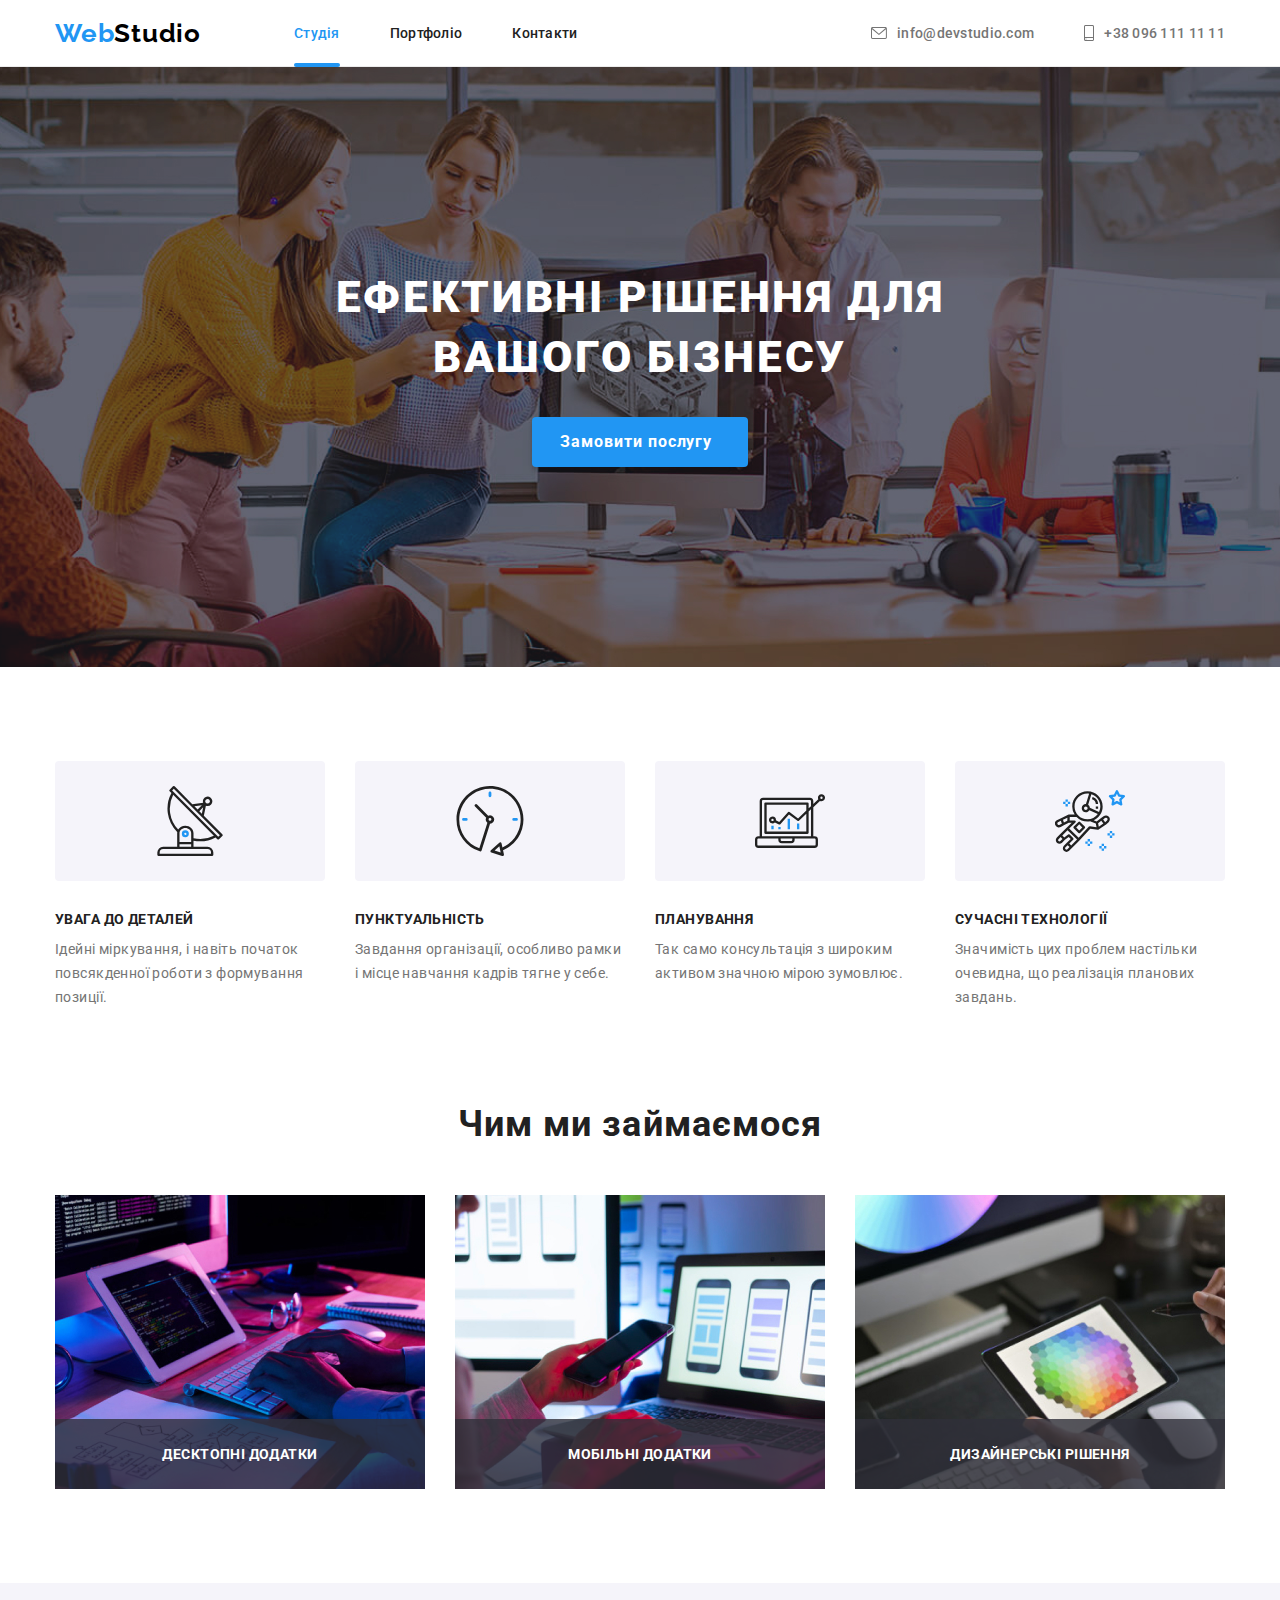
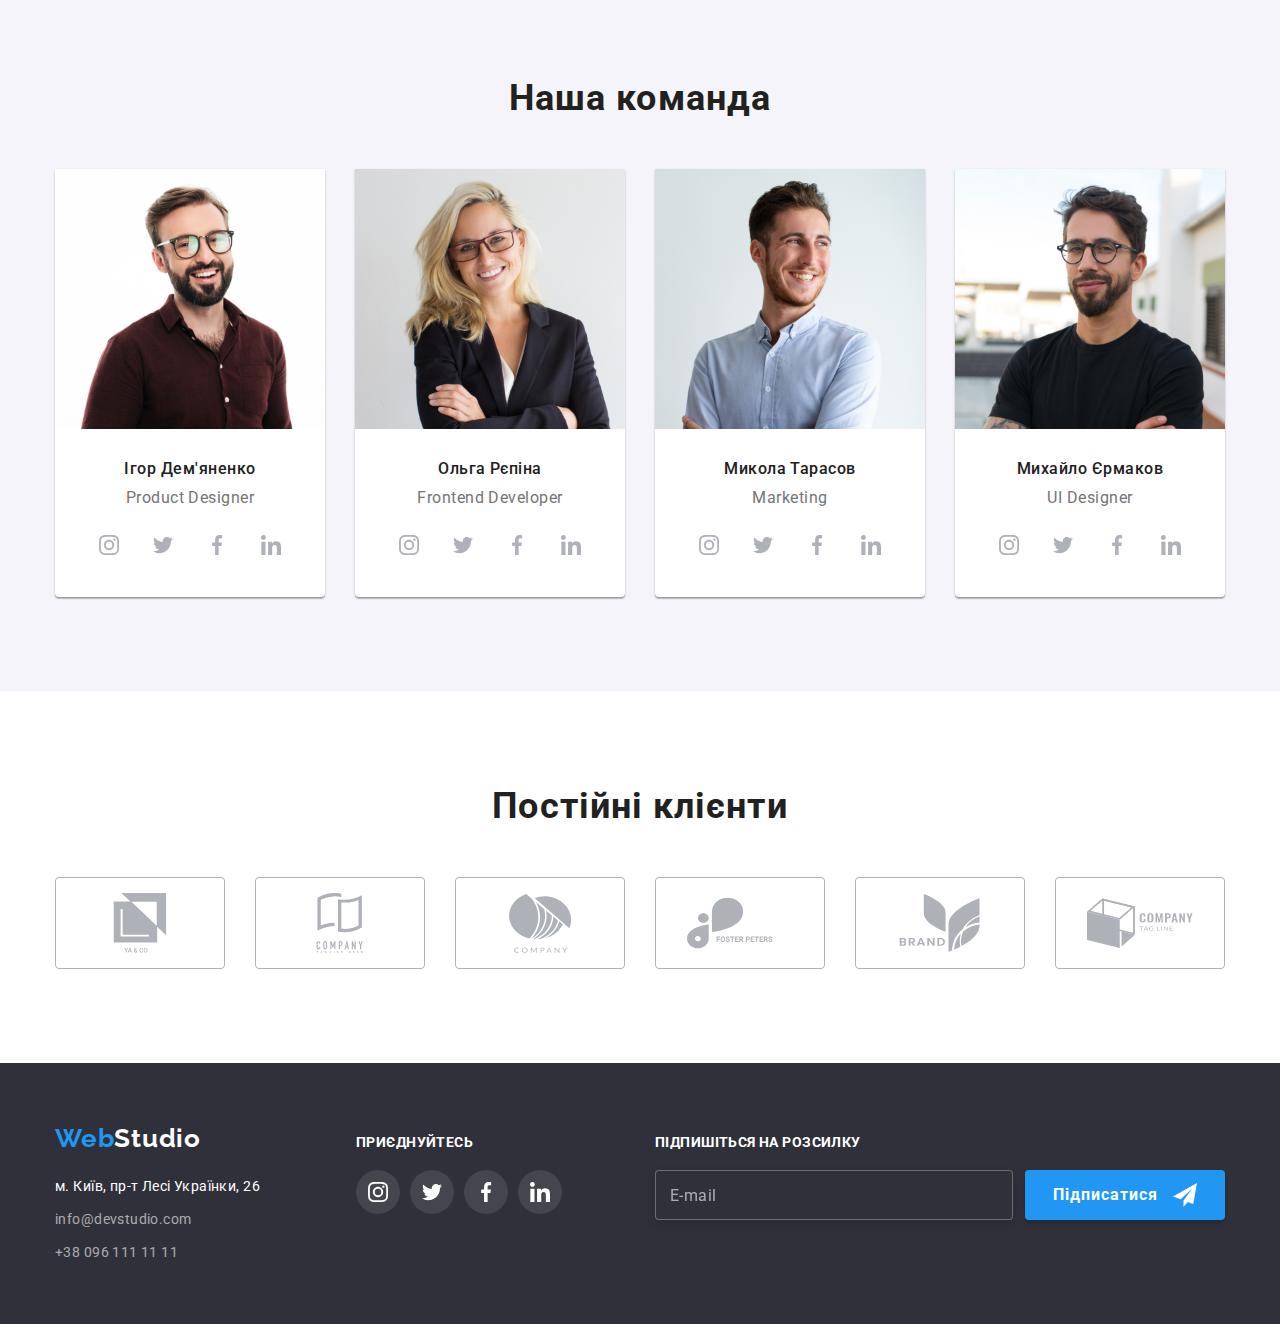
<file: index.html>
<!DOCTYPE html>
<html lang="en">
  <head>
    <meta charset="UTF-8" />
    <meta http-equiv="X-UA-Compatible" content="IE=edge" />
    <meta name="viewport" content="width=device-width, initial-scale=1.0" />
    <title>Студія</title>
    <!--Fonts-->
    <link rel="preconnect" href="https://fonts.googleapis.com" />
    <link rel="preconnect" href="https://fonts.gstatic.com" crossorigin />
    <link
      href="https://fonts.googleapis.com/css2?family=Raleway:wght@700&family=Roboto:wght@400;500;700;900&display=swap"
      rel="stylesheet"
    />

    <link rel="stylesheet" href="./css/modern-normalize.css" />

    <!--Animate css-->
    <link
      rel="stylesheet"
      href="https://cdnjs.cloudflare.com/ajax/libs/animate.css/4.1.1/animate.min.css"
    />

    <!--Custom styles-->
    <link rel="stylesheet" href="./css/styles.css" />
  </head>
  <body class="page">
    <header class="header">
      <div class="container container-header">
        <div class="logo">
          <a class="logo-link" href=""
            >Web<span class="logo-span">Studio</span>
          </a>
        </div>

        <nav class="header-nav">
          <ul class="list nav-list">
            <li class="nav-item">
              <a
                class="link color-active"
                href="https://yuriykirillov.github.io/goit-markup-hw-06/index.html"
                >Студія</a
              >
            </li>
            <li class="nav-item">
              <a
                class="link"
                href="https://yuriykirillov.github.io/goit-markup-hw-06/portfolio.html"
                >Портфоліо</a
              >
            </li>
            <li class="nav-item">
              <a class="link" href="Контакти">Контакти</a>
            </li>
          </ul>
        </nav>

        <ul class="list link-list">
          <li>
            <a class="header-list-item" href="mailto:info@devstudio.com">
              <svg class="contacts-icon" width="16" height="12">
                <use href="./images/icons.svg#envelope-hover"></use>
              </svg>
              info@devstudio.com
            </a>
          </li>
          <li>
            <a class="header-list-item" href="tel:+380961111111">
              <svg class="contacts-icon" width="10" height="16">
                <use href="./images/icons.svg#smartphone"></use>
              </svg>
              +38 096 111 11 11
            </a>
          </li>
        </ul>
      </div>
    </header>

    <main>
      <!--Title-->
      <section class="section main-section">
        <div class="container container-section">
          <h1 class="main-section-header" lang="uk">
            Ефективні рішення для вашого бізнесу
          </h1>
          <button class="btn" type="button" data-modal-open>
            Замовити послугу
          </button>
        </div>
      </section>

      <!--Advantage-->
      <section class="section">
        <div class="container container-advantage">
          <h2 class="visually-hidden">Наши переваги</h2>
          <ul class="list list-main">
            <li>
              <div class="list-icon">
                <svg class="main-list-icon" width="70" height="70">
                  <use href="./images/icons.svg#antenna-1"></use>
                </svg>
              </div>

              <h3 class="main-list-item">УВАГА ДО ДЕТАЛЕЙ</h3>
              <p class="main-list-text">
                Ідейні міркування, і навіть початок повсякденної роботи з
                формування позиції.
              </p>
            </li>
            <li>
              <div class="list-icon">
                <svg class="main-list-icon" width="70" height="70">
                  <use href="./images/icons.svg#clock-1"></use>
                </svg>
              </div>

              <h3 class="main-list-item">ПУНКТУАЛЬНІСТЬ</h3>
              <p class="main-list-text">
                Завдання організації, особливо рамки і місце навчання кадрів
                тягне у себе.
              </p>
            </li>
            <li>
              <div class="list-icon">
                <svg class="main-list-icon" width="70" height="70">
                  <use href="./images/icons.svg#diagram-1"></use>
                </svg>
              </div>

              <h3 class="main-list-item">ПЛАНУВАННЯ</h3>
              <p class="main-list-text">
                Так само консультація з широким активом значною мірою зумовлює.
              </p>
            </li>
            <li>
              <div class="list-icon">
                <svg class="main-list-icon" width="70" height="70">
                  <use href="./images/icons.svg#astronaut-1"></use>
                </svg>
              </div>

              <h3 class="main-list-item">СУЧАСНІ ТЕХНОЛОГІЇ</h3>
              <p class="main-list-text">
                Значимість цих проблем настільки очевидна, що реалізація
                планових завдань.
              </p>
            </li>
          </ul>
        </div>
      </section>

      <!--Opportunity-->
      <section class="section section-opportunity">
        <div class="container">
          <h2 class="main-section-text title-indent">Чим ми займаємося</h2>
          <ul class="list list-opportunity">
            <li>
              <div class="box-item">
                <img
                  src="images/Opportunity/box-1.jpg"
                  alt="робота"
                  width="370"
                  height="294"
                />
                <div class="box-description">
                  <p class="box-text">Десктопні додатки</p>
                </div>
              </div>
            </li>
            <li>
              <div class="box-item">
                <img
                  src="images/Opportunity/box-2.jpg"
                  alt="перевірка"
                  width="370"
                  height="294"
                />
                <div class="box-description">
                  <p class="box-text">Мобільні додатки</p>
                </div>
              </div>
            </li>
            <li>
              <div class="box-item">
                <img
                  src="images/Opportunity/box-3.jpg"
                  alt="результат"
                  width="370"
                  height="294"
                />
                <div class="box-description">
                  <p class="box-text">Дизайнерські рішення</p>
                </div>
              </div>
            </li>
          </ul>
        </div>
      </section>

      <!--Our team-->
      <section class="section section-team">
        <div class="container">
          <h2 class="main-section-text title-indent">Наша команда</h2>
          <ul class="list list-team">
            <li class="team-color">
              <img src="images/Our_team/img-1.jpg" alt="designer" width="270" height="260"/>
              <div class="item-team">
                <h3 class="list-item-team">Ігор Дем'яненко</h3>
                <p class="list-text-team">Product Designer</p>
                <ul class="socials list">
                  <li class="social-item">
                    <a
                      class="social-link link"
                      href="https://instagram.com"
                      target="_blank"
                      aria-label="Instagram"
                      rel="noopener noreferrer"
                    >
                      <svg class="social-icon" width="20" height="20">
                        <use href="./images/icons.svg#instagram-2"></use>
                      </svg>
                    </a>
                  </li>
                  <li class="social-item">
                    <a
                      class="social-link link"
                      href="https://twitter.com"
                      target="_blank"
                      aria-label="Twitter"
                      rel="noopener noreferrer"
                    >
                      <svg class="social-icon" width="20" height="20">
                        <use href="./images/icons.svg#twitter-1"></use>
                      </svg>
                    </a>
                  </li>
                  <li class="social-item">
                    <a
                      class="social-link link"
                      href="https://facebook.com"
                      target="_blank"
                      aria-label="Facebook"
                      rel="noopener noreferrer"
                    >
                      <svg class="social-icon" width="20" height="20">
                        <use href="./images/icons.svg#facebook-1"></use>
                      </svg>
                    </a>
                  </li>
                  <li class="social-item">
                    <a
                      class="social-link link"
                      href="https://linkedin.com"
                      target="_blank"
                      aria-label="Linkedin"
                      rel="noopener noreferrer"
                    >
                      <svg class="social-icon" width="20" height="20">
                        <use href="./images/icons.svg#linkedin-1"></use>
                      </svg>
                    </a>
                  </li>
                </ul>
              </div>
            </li>
            <li class="team-color">
              <img src="images/Our_team/img-2.jpg"
                alt="developer"
                width="270"
                height="260" />
              <div class="item-team">
                <h3 class="list-item-team">Ольга Рєпіна</h3>
                <p class="list-text-team">Frontend Developer</p>
                <ul class="socials list">
                  <li class="social-item">
                    <a
                      class="social-link link"
                      href="https://instagram.com"
                      target="_blank"
                      aria-label="Instagram"
                      rel="noopener noreferrer"
                    >
                      <svg class="social-icon" width="20" height="20">
                        <use href="./images/icons.svg#instagram-2"></use>
                      </svg>
                    </a>
                  </li>
                  <li class="social-item">
                    <a
                      class="social-link link"
                      href="https://twitter.com"
                      target="_blank"
                      aria-label="Twitter"
                      rel="noopener noreferrer"
                    >
                      <svg class="social-icon" width="20" height="20">
                        <use href="./images/icons.svg#twitter-1"></use>
                      </svg>
                    </a>
                  </li>
                  <li class="social-item">
                    <a
                      class="social-link link"
                      href="https://facebook.com"
                      target="_blank"
                      aria-label="Facebook"
                      rel="noopener noreferrer"
                    >
                      <svg class="social-icon" width="20" height="20">
                        <use href="./images/icons.svg#facebook-1"></use>
                      </svg>
                    </a>
                  </li>
                  <li class="social-item">
                    <a
                      class="social-link link"
                      href="https://linkedin.com"
                      target="_blank"
                      aria-label="Linkedin"
                      rel="noopener noreferrer"
                    >
                      <svg class="social-icon" width="20" height="20">
                        <use href="./images/icons.svg#linkedin-1"></use>
                      </svg>
                    </a>
                  </li>
                </ul>
              </div>
            </li>
            <li class="team-color">
              <img src="images/Our_team/img-3.jpg" alt="marketing" width="270" height="260" />
              <div class="item-team">
                <h3 class="list-item-team">Микола Тарасов</h3>
                <p class="list-text-team">Marketing</p>
                <ul class="socials list">
                  <li class="social-item">
                    <a
                      class="social-link link"
                      href="https://instagram.com"
                      target="_blank"
                      aria-label="Instagram"
                      rel="noopener noreferrer"
                    >
                      <svg class="social-icon" width="20" height="20">
                        <use href="./images/icons.svg#instagram-2"></use>
                      </svg>
                    </a>
                  </li>
                  <li class="social-item">
                    <a
                      class="social-link link"
                      href="https://twitter.com"
                      target="_blank"
                      aria-label="Twitter"
                      rel="noopener noreferrer"
                    >
                      <svg class="social-icon" width="20" height="20">
                        <use href="./images/icons.svg#twitter-1"></use>
                      </svg>
                    </a>
                  </li>
                  <li class="social-item">
                    <a
                      class="social-link link"
                      href="https://facebook.com"
                      target="_blank"
                      aria-label="Facebook"
                      rel="noopener noreferrer"
                    >
                      <svg class="social-icon" width="20" height="20">
                        <use href="./images/icons.svg#facebook-1"></use>
                      </svg>
                    </a>
                  </li>
                  <li class="social-item">
                    <a
                      class="social-link link"
                      href="https://linkedin.com"
                      target="_blank"
                      aria-label="Linkedin"
                      rel="noopener noreferrer"
                    >
                      <svg class="social-icon" width="20" height="20">
                        <use href="./images/icons.svg#linkedin-1"></use>
                      </svg>
                    </a>
                  </li>
                </ul>
              </div>
            </li>
            <li class="team-color">
              <img src="images/Our_team/img-4.jpg" alt="UIdesigner" width="270" height="260" />
              <div class="item-team">
                <h3 class="list-item-team">Михайло Єрмаков</h3>
                <p class="list-text-team">UI Designer</p>
                <ul class="socials list">
                  <li class="social-item">
                    <a
                      class="social-link link"
                      href="https://instagram.com"
                      target="_blank"
                      aria-label="Instagram"
                      rel="noopener noreferrer"
                    >
                      <svg class="social-icon" width="20" height="20">
                        <use href="./images/icons.svg#instagram-2"></use>
                      </svg>
                    </a>
                  </li>
                  <li class="social-item">
                    <a
                      class="social-link link"
                      href="https://twitter.com"
                      target="_blank"
                      aria-label="Twitter"
                      rel="noopener noreferrer"
                    >
                      <svg class="social-icon" width="20" height="20">
                        <use href="./images/icons.svg#twitter-1"></use>
                      </svg>
                    </a>
                  </li>
                  <li class="social-item">
                    <a
                      class="social-link link"
                      href="https://facebook.com"
                      target="_blank"
                      aria-label="Facebook"
                      rel="noopener noreferrer"
                    >
                      <svg class="social-icon" width="20" height="20">
                        <use href="./images/icons.svg#facebook-1"></use>
                      </svg>
                    </a>
                  </li>
                  <li class="social-item">
                    <a
                      class="social-link link"
                      href="https://linkedin.com"
                      target="_blank"
                      aria-label="Linkedin"
                      rel="noopener noreferrer"
                    >
                      <svg class="social-icon" width="20" height="20">
                        <use href="./images/icons.svg#linkedin-1"></use>
                      </svg>
                    </a>
                  </li>
                </ul>
              </div>
            </li>
          </ul>
        </div>
      </section>

      <!--Regular customers-->
      <section class="section">
        <div class="container">
          <h2 class="main-section-text title-indent">Постійні клієнти</h2>
          <ul class="list list-customer">
            <li>
              <a class="link-customer link" href="">
                <svg class="icon-customer" width="106" height="60">
                  <use href="./images/icons.svg#group"></use>
                </svg>
              </a>
            </li>

            <li>
              <a class="link-customer link" href="">
                <svg class="icon-customer" width="106" height="60">
                  <use href="./images/icons.svg#group-1"></use>
                </svg>
              </a>
            </li>

            <li>
              <a class="link-customer link" href="">
                <svg class="icon-customer" width="106" height="60">
                  <use href="./images/icons.svg#Object"></use>
                </svg>
              </a>
            </li>

            <li>
              <a class="link-customer link" href="">
                <svg class="icon-customer" width="106" height="60">
                  <use href="./images/icons.svg#group-2"></use>
                </svg>
              </a>
            </li>

            <li>
              <a class="link-customer link" href="">
                <svg class="icon-customer" width="106" height="60">
                  <use href="./images/icons.svg#group-3"></use>
                </svg>
              </a>
            </li>

            <li>
              <a class="link-customer link" href="">
                <svg class="icon-customer" width="106" height="60">
                  <use href="./images/icons.svg#group-4"></use>
                </svg>
              </a>
            </li>
          </ul>
        </div>
      </section>
    </main>

    <footer class="section footer-section">
      <div class="container container-footer">
        <div class="logo-contacts">
          <div class="logo-footer">
            <a class="logo-link-footer" href=""
              >Web<span class="logo-span-footer">Studio</span>
            </a>
          </div>

          <address>
            <ul class="list list-footer">
              <li lang="uk" class="footer">
                <a class="address-footer" href=""
                  >м. Київ, пр-т Лесі Українки, 26</a
                >
              </li>
              <li class="footer">
                <a class="link-footer" href="mailto:info@devstudio.com"
                  >info@devstudio.com</a
                >
              </li>
              <li class="footer footer-zero">
                <a class="link-footer" href="tel:+380961111111"
                  >+38 096 111 11 11</a
                >
              </li>
            </ul>
          </address>
        </div>

       
        <div class="social-network">
          <h2 class="footer-text">приєднуйтесь</h2>
          <ul class="socials list">
            <li class="social-item">
              <a
                class="social-link link footer-link"
                href="https://instagram.com"
                target="_blank"
                aria-label="Instagram"
                rel="noopener noreferrer"
              >
                <svg class="social-icon footer-icon" width="20" height="20">
                  <use href="./images/icons.svg#instagram-2"></use>
                </svg>
              </a>
            </li>

            <li class="social-item">
              <a
                class="social-link link footer-link"
                href="https://twitter.com"
                target="_blank"
                aria-label="Twitter"
                rel="noopener noreferrer"
              >
                <svg class="social-icon footer-icon" width="20" height="20">
                  <use href="./images/icons.svg#twitter-1"></use>
                </svg>
              </a>
            </li>

            <li class="social-item">
              <a
                class="social-link link footer-link"
                href="https://facebook.com"
                target="_blank"
                aria-label="Facebook"
                rel="noopener noreferrer"
              >
                <svg class="social-icon footer-icon" width="20" height="20">
                  <use href="./images/icons.svg#facebook-1"></use>
                </svg>
              </a>
            </li>

            <li class="social-item">
              <a
                class="social-link link footer-link"
                href="https://linkedin.com"
                target="_blank"
                aria-label="Linkedin"
                rel="noopener noreferrer"
              >
                <svg class="social-icon footer-icon" width="20" height="20">
                  <use href="./images/icons.svg#linkedin-1"></use>
                </svg>
              </a>
            </li>
          </ul>
        </div>

        <form>
          <p class="footer-text">Підпишіться на розсилку</p>
          <div class="footer-comment">
            <label class="form-field text-footer">
             <input class="footer-comment-text" name="comment" placeholder="E-mail">
             
            </label>
            <button class="mail-btn btn" type="submit" >
              <svg class="icon-logo" width="24" height="24">
                <use href="./images/icons.svg#icon-send"></use>
              </svg>
              <span class="mail-logo">Підписатися</span>
            </button>
        </div>
        </form>

      </div>
    </footer>

    <!--Modal window-->
    <div class="backdrop is-hidden" data-modal>
      <div class="modal">
        <button class="modal-btn" type="button" data-modal-close>
          <svg class="cross" width="18" height="18">
            <use href="./images/icons.svg#close-black-2"></use>
          </svg>
        </button>
        <form class="register-form" name="register-form">
          <h2 class="register-form-text">Залиште свої дані, ми вам передзвонимо</h2>
          <div class="register-form-group" role="group">

            <label class="form-field">
              <span class="form-text">Ім'я</span>

              <span class="input-information">
                <input type="text" class="form-input" name="name" />
                <svg class="modal-icon" width="18" height="18">
                  <use href="./images/icons.svg#person-black"></use>
                </svg>
              </span>
            </label>

            <label class="form-field">
              <span class="form-text">Телефон</span>

              <span class="input-information">
                <input type="tel" class="form-input" name="tel" />
                <svg class="modal-icon" width="18" height="18">
                  <use href="./images/icons.svg#phone-black"></use>
                </svg>
              </span>
            </label>

            <label class="form-field">
              <span class="form-text">Пошта</span>
              
              <span class="input-information">
                <input type="email" class="form-input" name="email" />
                <svg class="modal-icon" width="18" height="18">
                  <use href="./images/icons.svg#email-black"></use>
                </svg>
              </span>
            </label>

            <label class="form-field text">
              <span class="form-text">Коментар</span>
              <textarea class="comment-text" name="comment" cols="50" rows="6" placeholder="Введіть текст"></textarea>
            </label>

          </div>

            <label class="form-fild-checkbox">
              <input class="form-ckeckbox visually-hidden" type="checkbox" name="checkbox" />
              <svg class="register-form-icons" width="16" height="15">
                <use class="icon-checked" href="./images/icons.svg#Vector-1"></use>
                <use class="icon-unchecked" href="./images/icons.svg#Vector-2"></use>
              </svg>
              <span class="form-desc">Погоджуюся з розсилкою та приймаю 
                <a class="form-link" href="">Умови договору</a>
              </span>
            </label>

            <button class="form-btn btn" type="submit">Відправити</button>
          
        </form>
      </div>
    </div>

    <script src="./js/modal.js"></script>
  </body>
</html>
</file>
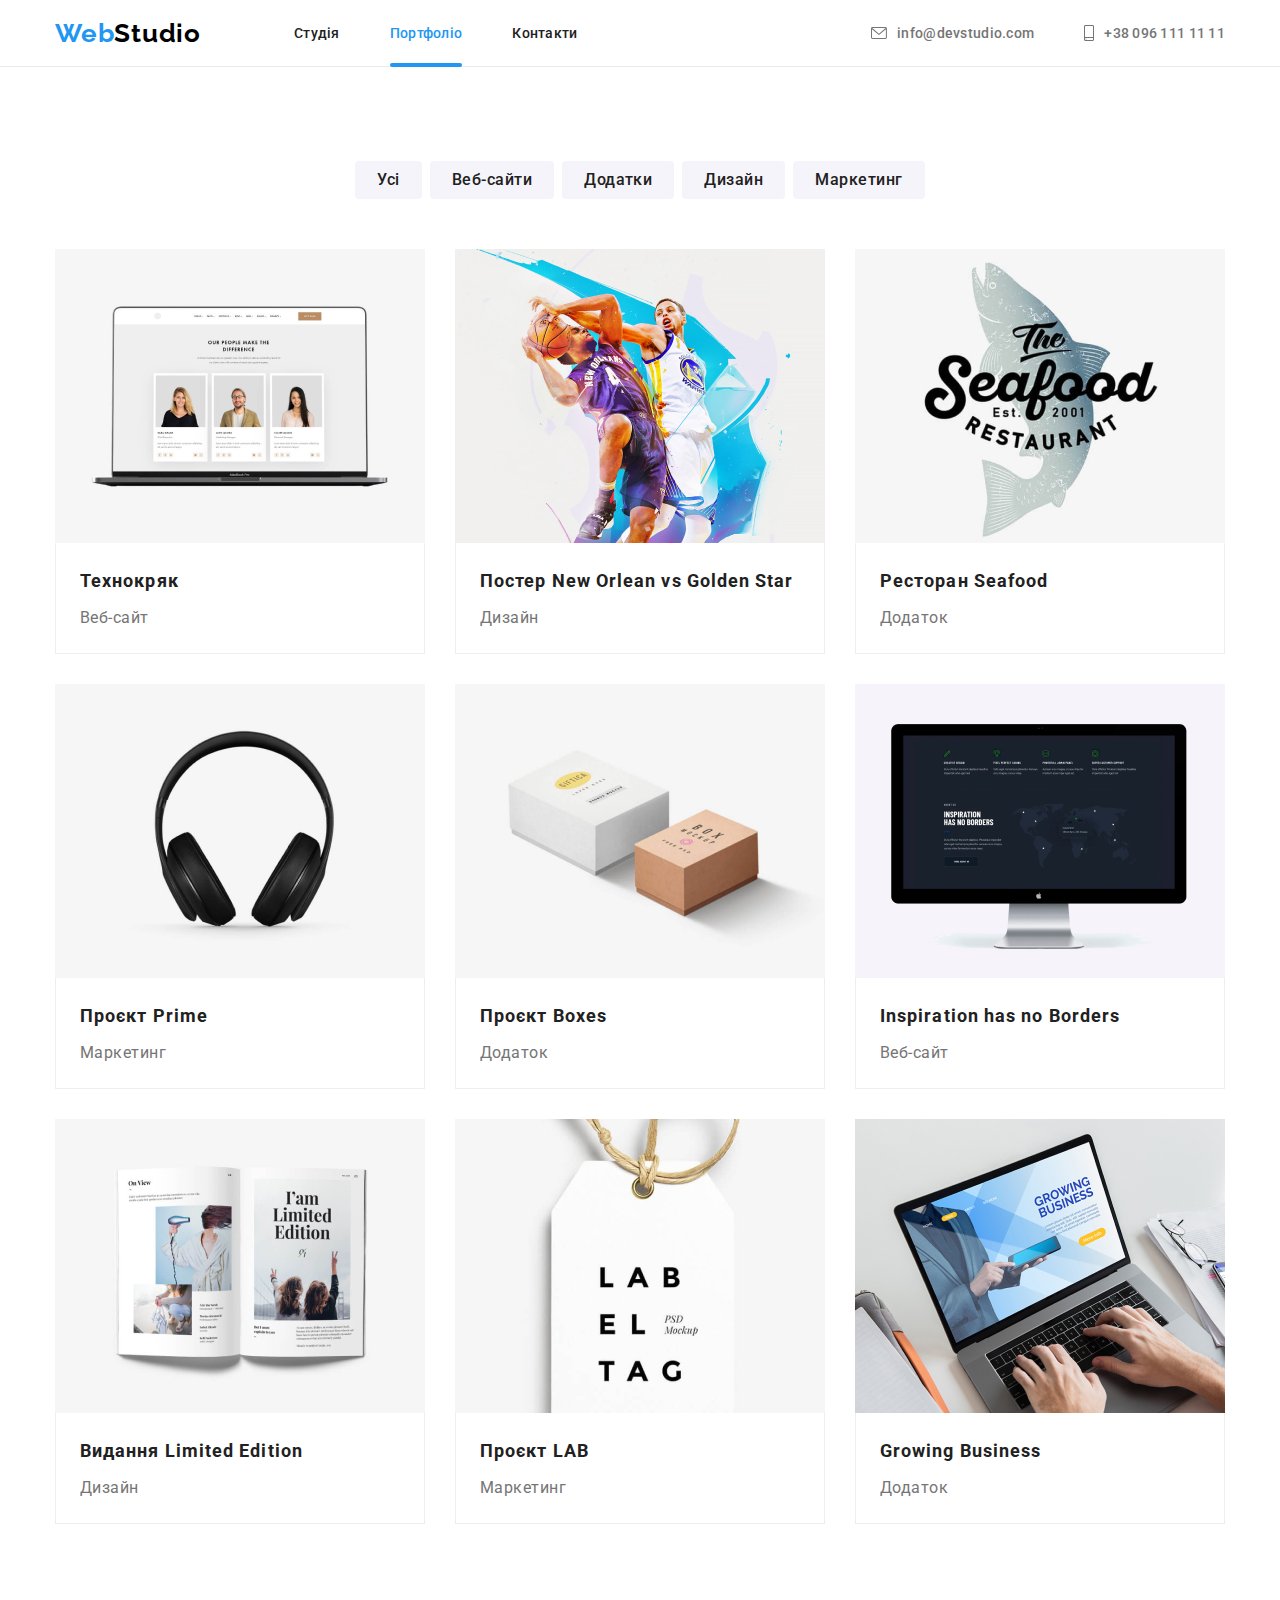
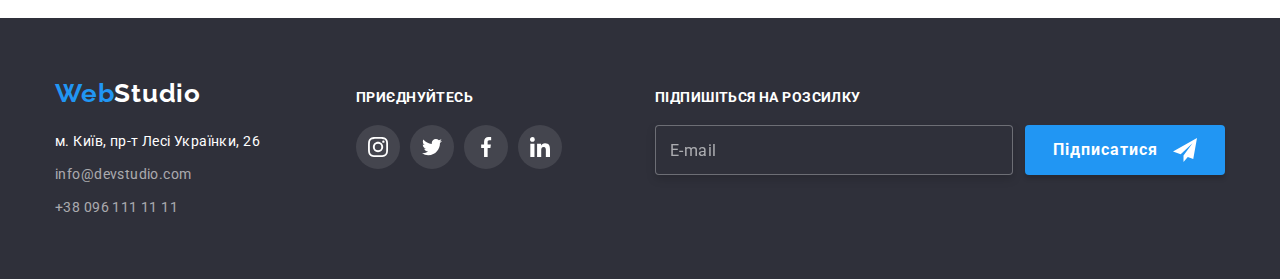
<file: portfolio.html>
<!DOCTYPE html>
<html lang="en">
  <head>
    <meta charset="UTF-8" />
    <meta http-equiv="X-UA-Compatible" content="IE=edge" />
    <meta name="viewport" content="width=device-width, initial-scale=1.0" />
    <title>Portfolio</title>
    <!--Fonts-->
    <link rel="preconnect" href="https://fonts.googleapis.com" />
    <link rel="preconnect" href="https://fonts.gstatic.com" crossorigin />
    <link
      href="https://fonts.googleapis.com/css2?family=Raleway:wght@700&family=Roboto:wght@400;500;700;900&display=swap"
      rel="stylesheet"
    />

    <link rel="stylesheet" href="./css/modern-normalize.css" />

    <!--Custom styles-->
    <link rel="stylesheet" href="./css/styles.css" />
  </head>
  <body>
    <header class="header">
      <div class="container container-header">
        <div class="logo">
          <a class="logo-link" href=""
            >Web<span class="logo-span">Studio</span>
          </a>
        </div>

        <nav class="header-nav">
          <ul class="list nav-list">
            <li class="nav-item">
              <a
                class="link"
                href="https://yuriykirillov.github.io/goit-markup-hw-06/index.html"
                >Студія</a
              >
            </li>
            <li class="nav-item">
              <a
                class="link color-active"
                href="https://yuriykirillov.github.io/goit-markup-hw-06/portfolio.html"
                >Портфоліо</a
              >
            </li>
            <li class="nav-item">
              <a class="link" href="Контакти">Контакти</a>
            </li>
          </ul>
        </nav>

        <ul class="list link-list">
          <li>
            <a class="header-list-item" href="mailto:info@devstudio.com">
              <svg class="contacts-icon" width="16" height="12">
                <use href="./images/icons.svg#envelope-hover"></use>
              </svg>
              info@devstudio.com
            </a>
          </li>
          <li>
            <a class="header-list-item" href="tel:+380961111111">
              <svg class="contacts-icon" width="10" height="16">
                <use href="./images/icons.svg#smartphone"></use>
              </svg>
              +38 096 111 11 11
            </a>
          </li>
        </ul>
      </div>
    </header>

    <main>
      <!--Filters-->
      <section class="section">
        <div class="container">
          <h1 class="visually-hidden">Наши переваги</h1>
          <ul class="list list-filter">
            <li>
              <button class="btn-main" type="button">Усі</button>
            </li>
            <li>
              <button class="btn-main" type="button">Веб-сайти</button>
            </li>
            <li>
              <button class="btn-main" type="button">Додатки</button>
            </li>
            <li>
              <button class="btn-main" type="button">Дизайн</button>
            </li>
            <li>
              <button class="btn-main" type="button">Маркетинг</button>
            </li>
          </ul>

          <ul class="list list-table">
            <li>
              <a class="link list-table-shadow" href="">
                <div class="list-image">
                  <img
                    src="images/Filters/technokr.jpg"
                    alt="technokr"
                    width="370"
                    height="294"
                  />
                  <div class="overlay">
                    <p class="overlay-description">
                      Ресурс пропонує комплексні пропозиції з різним рівнем
                      функціоналу та сервісів. Все це дозволить відвідувачу
                      отримати вичерпні відомості про компанію чи приватну
                      особу.
                    </p>
                  </div>
                </div>
                <div class="portfolio-item">
                  <h2 class="group-list-item" lang="uk">Технокряк</h2>
                  <p class="group-list-text" lang="uk">Веб-сайт</p>
                </div>
              </a>
            </li>
            <li>
              <a class="link list-table-shadow" href="">
                <div class="list-image">
                  <img
                    src="images/Filters/poster.jpg"
                    alt="poster"
                    width="370"
                    height="294"
                  />
                  <div class="overlay">
                    <p class="overlay-description">
                      Ресурс пропонує комплексні пропозиції з різним рівнем
                      функціоналу та сервісів. Все це дозволить відвідувачу
                      отримати вичерпні відомості про компанію чи приватну
                      особу.
                    </p>
                  </div>
                </div>

                <div class="portfolio-item">
                  <h2 class="group-list-item" lang="uk">
                    Постер New Orlean vs Golden Star
                  </h2>
                  <p class="group-list-text" lang="uk">Дизайн</p>
                </div>
              </a>
            </li>
            <li>
              <a class="link list-table-shadow" href="">
                <div class="list-image">
                  <img
                    src="images/Filters/rest.jpg"
                    alt="restaurant"
                    width="370"
                    height="294"
                  />
                  <div class="overlay">
                    <p class="overlay-description">
                      Ресурс пропонує комплексні пропозиції з різним рівнем
                      функціоналу та сервісів. Все це дозволить відвідувачу
                      отримати вичерпні відомості про компанію чи приватну
                      особу.
                    </p>
                  </div>
                </div>

                <div class="portfolio-item">
                  <h2 class="group-list-item" lang="uk">Ресторан Seafood</h2>
                  <p class="group-list-text" lang="uk">Додаток</p>
                </div>
              </a>
            </li>
            <li>
              <a class="link list-table-shadow" href="">
                <div class="list-image">
                  <img
                    src="images/Filters/headphones.jpg"
                    alt="headphones"
                    width="370"
                    height="294"
                  />
                  <div class="overlay">
                    <p class="overlay-description">
                      Ресурс пропонує комплексні пропозиції з різним рівнем
                      функціоналу та сервісів. Все це дозволить відвідувачу
                      отримати вичерпні відомості про компанію чи приватну
                      особу.
                    </p>
                  </div>
                </div>

                <div class="portfolio-item">
                  <h2 class="group-list-item" lang="uk">Проєкт Prime</h2>
                  <p class="group-list-text" lang="uk">Маркетинг</p>
                </div>
              </a>
            </li>
            <li>
              <a class="link list-table-shadow" href="">
                <div class="list-image">
                  <img
                    src="images/Filters/boxes.jpg"
                    alt="boxes"
                    width="370"
                    height="294"
                  />
                  <div class="overlay">
                    <p class="overlay-description">
                      Ресурс пропонує комплексні пропозиції з різним рівнем
                      функціоналу та сервісів. Все це дозволить відвідувачу
                      отримати вичерпні відомості про компанію чи приватну
                      особу.
                    </p>
                  </div>
                </div>

                <div class="portfolio-item">
                  <h2 class="group-list-item" lang="uk">Проєкт Boxes</h2>
                  <p class="group-list-text" lang="uk">Додаток</p>
                </div>
              </a>
            </li>
            <li>
              <a class="link list-table-shadow" href="">
                <div class="list-image">
                  <img
                    src="images/Filters/monitor.jpg"
                    alt="monitor"
                    width="370"
                    height="294"
                  />
                  <div class="overlay">
                    <p class="overlay-description">
                      Ресурс пропонує комплексні пропозиції з різним рівнем
                      функціоналу та сервісів. Все це дозволить відвідувачу
                      отримати вичерпні відомості про компанію чи приватну
                      особу.
                    </p>
                  </div>
                </div>

                <div class="portfolio-item">
                  <h2 class="group-list-item" lang="uk">
                    Inspiration has no Borders
                  </h2>
                  <p class="group-list-text" lang="uk">Веб-сайт</p>
                </div>
              </a>
            </li>
            <li>
              <a class="link list-table-shadow" href="">
                <div class="list-image">
                  <img
                    src="images/Filters/magazine.jpg"
                    alt="magazine"
                    width="370"
                    height="294"
                  />
                  <div class="overlay">
                    <p class="overlay-description">
                      Ресурс пропонує комплексні пропозиції з різним рівнем
                      функціоналу та сервісів. Все це дозволить відвідувачу
                      отримати вичерпні відомості про компанію чи приватну
                      особу.
                    </p>
                  </div>
                </div>

                <div class="portfolio-item">
                  <h2 class="group-list-item" lang="uk">
                    Видання Limited Edition
                  </h2>
                  <p class="group-list-text" lang="uk">Дизайн</p>
                </div>
              </a>
            </li>
            <li>
              <a class="link list-table-shadow" href="">
                <div class="list-image">
                  <img
                    src="images/Filters/label.jpg"
                    alt="label"
                    width="370"
                    height="294"
                  />
                  <div class="overlay">
                    <p class="overlay-description">
                      Ресурс пропонує комплексні пропозиції з різним рівнем
                      функціоналу та сервісів. Все це дозволить відвідувачу
                      отримати вичерпні відомості про компанію чи приватну
                      особу.
                    </p>
                  </div>
                </div>

                <div class="portfolio-item">
                  <h2 class="group-list-item" lang="uk">Проєкт LAB</h2>
                  <p class="group-list-text" lang="uk">Маркетинг</p>
                </div>
              </a>
            </li>
            <li>
              <a class="link list-table-shadow" href="">
                <div class="list-image">
                  <img
                    src="images/Filters/notebook.jpg"
                    alt="notebook"
                    width="370"
                    height="294"
                  />
                  <div class="overlay">
                    <p class="overlay-description">
                      Ресурс пропонує комплексні пропозиції з різним рівнем
                      функціоналу та сервісів. Все це дозволить відвідувачу
                      отримати вичерпні відомості про компанію чи приватну
                      особу.
                    </p>
                  </div>
                </div>

                <div class="portfolio-item">
                  <h2 class="group-list-item" lang="uk">Growing Business</h2>
                  <p class="group-list-text" lang="uk">Додаток</p>
                </div>
              </a>
            </li>
          </ul>
        </div>
      </section>
    </main>

    <footer class="section footer-section">
      <div class="container container-footer">
        <div class="logo-contacts">
          <div class="logo-footer">
            <a class="logo-link-footer" href=""
              >Web<span class="logo-span-footer">Studio</span>
            </a>
          </div>

          <address>
            <ul class="list list-footer">
              <li lang="uk" class="footer">
                <a class="address-footer" href=""
                  >м. Київ, пр-т Лесі Українки, 26</a
                >
              </li>
              <li class="footer">
                <a class="link-footer" href="mailto:info@devstudio.com"
                  >info@devstudio.com</a
                >
              </li>
              <li class="footer footer-zero">
                <a class="link-footer" href="tel:+380961111111"
                  >+38 096 111 11 11</a
                >
              </li>
            </ul>
          </address>
        </div>

       
        <div class="social-network">
          <h2 class="footer-text">приєднуйтесь</h2>
          <ul class="socials list">
            <li class="social-item">
              <a
                class="social-link link footer-link"
                href="https://instagram.com"
                target="_blank"
                aria-label="Instagram"
                rel="noopener noreferrer"
              >
                <svg class="social-icon footer-icon" width="20" height="20">
                  <use href="./images/icons.svg#instagram-2"></use>
                </svg>
              </a>
            </li>

            <li class="social-item">
              <a
                class="social-link link footer-link"
                href="https://twitter.com"
                target="_blank"
                aria-label="Twitter"
                rel="noopener noreferrer"
              >
                <svg class="social-icon footer-icon" width="20" height="20">
                  <use href="./images/icons.svg#twitter-1"></use>
                </svg>
              </a>
            </li>

            <li class="social-item">
              <a
                class="social-link link footer-link"
                href="https://facebook.com"
                target="_blank"
                aria-label="Facebook"
                rel="noopener noreferrer"
              >
                <svg class="social-icon footer-icon" width="20" height="20">
                  <use href="./images/icons.svg#facebook-1"></use>
                </svg>
              </a>
            </li>

            <li class="social-item">
              <a
                class="social-link link footer-link"
                href="https://linkedin.com"
                target="_blank"
                aria-label="Linkedin"
                rel="noopener noreferrer"
              >
                <svg class="social-icon footer-icon" width="20" height="20">
                  <use href="./images/icons.svg#linkedin-1"></use>
                </svg>
              </a>
            </li>
          </ul>
        </div>

        <form>
          <p class="footer-text">Підпишіться на розсилку</p>
          <div class="footer-comment">
            <label class="form-field text-footer">
             <input class="footer-comment-text" name="comment" placeholder="E-mail">
             
            </label>
            <button class="mail-btn btn" type="submit" >
              <svg class="icon-logo" width="24" height="24">
                <use href="./images/icons.svg#icon-send"></use>
              </svg>
              <span class="mail-logo">Підписатися</span>
            </button>
        </div>
        </form>

      </div>
    </footer>
  </body>
</html>
</file>
<file: css/styles.css>
:root {

/* Fonts */
--main-font: Roboto, sans-serif;
--secondary-font: Raleway, sans-serif;

/* Text colors */
--main-txt-cl: #212121;
--secondary-txt-cl: #757575;
--accent-txt-cl: #2196F3;


/* Background colors */
--main-bg-cl: #FFFFFF;
--secondary-bg-cl: #2F303A;
--icon-bg-cl:  #F5F4FA;

/* Others */
--fonts-st: normal;

--animation: 250ms cubic-bezier(0.4, 0, 0.2, 1);

}

body {
font-family: var(--main-font);
color: var(--light-txt-cl);
}

/* reset */
h1,h2,h3,h4,h5,h6,p,ul {
margin: 0;
}

img {
display: block;
max-width: 100%;
height: auto;
}

.link {
text-decoration: none;
color: currentColor;
font-family: var(--main-font);
font-style: var(--fonts-st);
font-weight: 500;
font-size: 14px;
line-height: calc(16 / 14);
letter-spacing: 0.02em;
color: var(--main-txt-cl);
transition: color var(--animation), box-shadow var(--animation);  
}

.link:hover,
.link:focus,
.header-list-item:hover,
.header-list-item:focus {
color: var(--accent-txt-cl);
}

.link-active {
text-decoration: none;
color: currentColor; 
font-family: var(--main-font);
font-style: var(--fonts-st);
font-weight: 500;
font-size: 14px;
line-height: calc(16 / 14);
letter-spacing: 0.02em;
color: var(--accent-txt-cl);
}
 
.list {
list-style: none;
margin: 0;
padding: 0;
}

.container {
width: 1200px;
padding-left: 15px;   
padding-right: 15px;
margin-left: auto;
margin-right: auto;
}

.section {
padding-top: 94px;
padding-bottom: 94px;
}


/* Header */

.header {
background-color: var(--main-bg-cl);
border-bottom: 1px solid #ECECEC;
}

.container-header {
display: flex;  
align-items: center;
}

.nav-list,
.link-list {
display: flex;
gap: 50px;
padding-top: 25px;
padding-bottom: 25px;
}


.header-nav {
font-family: var(--main-font);
font-weight: 500;
font-size: 14px;
line-height: calc(16 / 14);
letter-spacing: 0.02em;
color: var(--main-txt-cl);
}

.header-nav {
margin-right: auto;
}

.logo {
margin-right: 93px;
}

.logo-link, 
.logo-span,
.logo-link-footer,
.logo-span-footer {
font-family: var(--secondary-font);
font-weight: 700;
font-size: 26px;
line-height: calc(31 / 26);
letter-spacing: 0.03em;
color: var(--accent-txt-cl);
text-decoration: none;
}

.logo-span {
color: #000000;
}

.logo-footer
{
margin-bottom: 20px;
}

.header-list-item {
font-family: var(--main-font);
font-style: var(--fonts-st);
font-weight: 500;
font-size: 14px;
line-height: calc(16 / 14);
letter-spacing: 0.02em;
color: var(--secondary-txt-cl);
text-decoration: none;
transition: fill var(--animation);
}

.contacts-icon {
fill: var(--secondary-txt-cl);
stroke: none;
transition: fill var(--animation);
}

.header-list-item:hover .contacts-icon,
.header-list-item:focus .contacts-icon {
fill: var(--accent-txt-cl);
}

.color-active {
color: var(--accent-txt-cl);

}

.nav-item {
position: relative; 
}

.color-active::after {
content: "";
display: inline-block;
position: absolute;
width: 100%;
height: 4px;

bottom: -26px;
left: 0;
background: var(--accent-txt-cl);
border-radius: 2px;
}


.icon-active {
fill: var(--accent-txt-cl);
}

.header-list-item {
display: flex;
align-items: center;
gap: 10px;
}


/* Main */

.main-section-header {
width: 696px;
min-height: 120px;
margin-bottom: 30px;
margin-right: auto;
margin-left: auto;
font-weight: 900;
font-size: 44px;
line-height: calc(60 / 44);
text-align: center;
letter-spacing: 0.06em;
text-transform: uppercase;
color: var(--main-bg-cl);
}

.visually-hidden {
position: absolute;
width: 1px;
height: 1px;
margin: -1px;
border: 0;
padding: 0;
white-space: nowrap;
clip-path: inset(100%);
clip: rect(0 0 0 0);
overflow: hidden;
}

.main-section {
max-width: 1600px;
margin-left: auto;
margin-right: auto;
background-color: var(--secondary-bg-cl);
padding-top: 200px;
padding-bottom: 200px;
background-image:url(../images/Title/Overlay.png), url(../images/Title/Main.jpg);
background-repeat: no-repeat;
background-position: center;
background-size: cover;
}

.btn:hover,
.btn:focus {
color: var(--main-bg-cl);
}

.btn {
width: 216px;
min-height: 50px;
padding: 10px 28px;
margin-right: auto;
margin-left: auto;
font-family: var(--main-font);
font-weight: 700;
font-size: 16px;
line-height: calc(30 /16);
display: flex;
align-items: center;
text-align: center;
letter-spacing: 0.06em;
cursor: pointer;
border-radius: 4px;
color: var(--main-bg-cl);
background: var(--accent-txt-cl);
box-shadow: 0px 4px 4px rgba(0, 0, 0, 0.15);
border-radius: 4px;
border: none;
transition: color var(--animation);
}

/* Advantage */

.container-advantage {
display: flex;
gap: 30px;
}

.list-main {
display: flex;
gap: 30px;
}

.main-list-item {
margin-bottom: 10px;
font-weight: 700;
font-size: 14px;
line-height: calc(16 / 14);
letter-spacing: 0.03em;
text-transform: uppercase;
color: var(--main-txt-cl); 
}

.main-list-text {
width: 270px;
font-size: 14px;
line-height: calc(24 / 14);
letter-spacing: 0.03em;
color: var(--secondary-txt-cl); 
}

.list-icon {
display: flex;
align-items: center; 
justify-content: center;
width: 270px;   
height: 120px; 
background-color: var(--icon-bg-cl);  
margin-bottom: 30px;
border-radius: 4px;
}


/* Opportunity */

.section-opportunity {
padding-top: 0;
}

.list-opportunity {
display: flex;
gap: 30px;
}

.main-section-text {
font-weight: 700;
font-size: 36px;
line-height: calc(42 / 36);
letter-spacing: 0.03em; 
color: var(--main-txt-cl);
text-align: center;
}

.title-indent {
margin-bottom: 50px;
}

.box-item {
position: relative;
}

.box-description {
position: absolute;
bottom: 0;
left: 0;
width: 100%;
height: 70px;
display: flex;
align-items: center;
justify-content: center;
background-color: rgba(47, 48, 58, 0.8);
}

.box-text {
font-weight: 700;
font-size: 14px;
line-height: calc(16 / 14);
text-align: center;
letter-spacing: 0.03em;
text-transform: uppercase;
color: var(--main-bg-cl);

}

/* Our_team */

.main-section-team {
margin-bottom: 50px;
}

.list-team {
display: flex;
gap: 30px;
}

.team-color {
background: var(--main-bg-cl);   
box-shadow: 0px 1px 3px rgba(0, 0, 0, 0.12), 0px 1px 1px rgba(0, 0, 0, 0.14), 0px 2px 1px rgba(0, 0, 0, 0.2);
border-radius: 0px 0px 4px 4px;
}

.section-team {
background-color:#F5F4FA;
}

.list-item-team {
font-weight: 500;
font-size: 16px;
line-height: calc(19 / 16);
text-align: center;
letter-spacing: 0.03em;
color: var(--main-txt-cl);
margin-bottom: 10px;
}

.list-text-team {
font-size: 16px;
line-height: calc(19 / 16);
text-align: center;
letter-spacing: 0.03em;
color: var(--secondary-txt-cl);
margin-bottom: 16px;
}

.item-team {
padding-top: 30px;
padding-bottom: 30px;
}

.socials {
display: flex;
gap: 10px;
justify-content: center;  
}

.social-link {
display: flex;  
align-items: center; 
justify-content: center;
width: 44px;
height: 44px;
background-color: var(--main-bg-cl);
border-radius: 50%;
transition: fill var(--animation), background var(--animation);
}

.color-active-bg {
background-color: var(--accent-txt-cl);
}

.social-icon-color {
fill: var(--main-bg-cl);
}

.social-icon {
fill: #AFB1B8;
transition: fill var(--animation);
}

.social-link:hover .social-icon,
.social-link:focus .social-icon {
fill: var(--main-bg-cl);

}

.social-link:hover,
.social-link:focus {
background-color: var(--accent-txt-cl);
}

/* Regular_customers */

.list-customer {
display: flex;
gap: 30px;
}

.icon-customer {
fill: #AFB1B8;
transition: fill var(--animation);
}

.link-customer {
display: flex;
align-items: center; 
justify-content: center;
width: 170px;   
height: 92px;
border: 1px solid #AFB1B8;
border-radius: 4px;
background: var(--main-bg-cl);
transition: fill var(--animation), border var(--animation); 
}

.link-customer:hover .icon-customer,
.link-customer:focus .icon-customer {
fill: var(--accent-txt-cl);
}

.link-customer:hover , 
.link-customer:focus {
border: 1px solid var(--accent-txt-cl);   
}



/* Footer */

.footer-section {
background-color: var(--secondary-bg-cl);
padding-top: 60px;
padding-bottom: 60px;
}

.logo-contacts {
margin-right: 70px; 
flex-grow: 1;
}

.logo-footer {
margin-bottom: 20px;
}

.social-network {
margin-right: 93px;      
}

.logo-span-footer {
color: var(--main-bg-cl);   
}

.address-footer {
font-style: var(--fonts-st);
font-size: 14px;
line-height: calc(24 / 14);
letter-spacing: 0.03em;
color: var(--main-bg-cl);
text-decoration: none;
}

.link-footer {
font-style: var(--fonts-st);
font-size: 14px;
line-height: calc(24 / 14);
letter-spacing: 0.03em;
color: rgba(255, 255, 255, 0.6);
text-decoration: none;
}

.list-footer {
text-decoration: none;
width: 231px;
}

.footer {
margin-bottom: 9px;
}

.footer-zero {
margin-bottom: 0;   
}

.footer-text {
font-weight: 700;
font-size: 14px;
line-height: calc(16 / 14);
letter-spacing: 0.03em;
text-transform: uppercase;
color: var(--main-bg-cl);
margin-bottom: 20px;
}

.container-footer {
display: flex;
align-items: baseline;
}

.footer-link {
background-color:rgba(255, 255, 255, 0.1);;
}

.footer-icon {
fill: var(--main-bg-cl);
}

/* Filters */

.container-filter {
display: flex;
gap: 8px;
}

.list-filter {
display: flex;
gap: 8px;
margin-bottom: 50px;
justify-content: center;
}

.btn-main-cl {
font-family: var(--main-font);
font-weight: 500;
font-size: 16px;
line-height: calc(26 / 16);
text-align: center;
letter-spacing: 0.03em;
color: var(--main-bg-cl);
background: var(--accent-txt-cl);
border-radius: 4px;
cursor: pointer;
border: none;
min-height: 38px;
padding: 6px 22px;
box-shadow: 0px 3px 1px rgba(0, 0, 0, 0.1), 0px 1px 2px rgba(0, 0, 0, 0.08), 0px 2px 2px rgba(0, 0, 0, 0.12);
border-radius: 4px;  
transition: color var(--animation), background var(--animation), box-shadow var(--animation), border-radius var(--animation);
}

.btn-main {
font-family: var(--main-font);
font-weight: 500;
font-size: 16px;
line-height: calc(26 / 16);
text-align: center;
letter-spacing: 0.03em;
color: var(--main-txt-cl);
background: #F5F4FA;
border-radius: 4px;
cursor: pointer;
border: none;
min-height: 38px;
padding: 6px 22px;
transition: color var(--animation), background var(--animation), box-shadow var(--animation), border-radius var(--animation);
}

.list-table {
display: flex;
flex-wrap: wrap;
gap: 30px;

}

.list-table-shadow{
transition: box-shadow var(--animation);    
}

.list-table-shadow:hover,
.list-table-shadow:focus {
display: block;
box-shadow: 0px 1px 1px rgba(0, 0, 0, 0.12), 0px 4px 4px rgba(0, 0, 0, 0.06), 1px 4px 6px rgba(0, 0, 0, 0.16);     
}

.portfolio-item {
padding-left: 24px;
padding-right: 24px;
padding-top: 20px;
padding-bottom: 20px;
border-left: 1px solid #EEEEEE;
border-right: 1px solid #EEEEEE;
border-bottom: 1px solid #EEEEEE;
}
    

.group-list-item {
font-weight: 700;
font-size: 18px;
line-height: calc(36 / 18);
letter-spacing: 0.06em;
color: var(--main-txt-cl);
margin-bottom: 4px;
}

.group-list-text {
font-weight: 400;
font-size: 16px;
line-height: calc(30 / 16);
letter-spacing: 0.03em;
color: var(--secondary-txt-cl);

}

.btn-main-cl:hover,
.btn-main-cl:focus, 
.btn-main:hover,
.btn-main:focus {
color: var(--main-bg-cl);
background: var(--accent-txt-cl);
box-shadow: 0px 3px 1px rgba(0, 0, 0, 0.1), 0px 1px 2px rgba(0, 0, 0, 0.08), 0px 2px 2px rgba(0, 0, 0, 0.12);
border-radius: 4px; 
}

.list-image {
 position: relative;   
 overflow: hidden;
}

.overlay {
position: absolute;
top: 0;
left: 0;
transform: translateY(100%);
transition: var(--animation);
width: 100%;
height: 100%;
padding-left: 24px;
padding-right: 24px;
padding-top: 63px;
padding-bottom: 63px;
display: flex;
align-items: center;
justify-content: center;
background-color: rgba(33, 150, 243, 0.9);
transition: translate(--animation);
}

.overlay-description {
font-weight: 400;
font-size: 18px;
line-height: calc(28 / 18);
letter-spacing: 0.03em;
color: var(--main-bg-cl)
}

.list-table-shadow:hover .overlay,
.list-table-shadow:focus .overlay {
transform: translateY(0);  
}

/* Modal_window */

.backdrop {
position: fixed;
top: 0;
left: 0;
z-index: 100;
width: 100%;
height: 100%;
background: rgba(0, 0, 0, 0.2);
opacity: 1;
visibility: visible;
transition-property: opacity, visibility;
transition-duration: 250ms;
transition-timing-function: cubic-bezier(0.4, 0, 0.2, 1);
transition-delay: 0;
}

.backdrop.is-hidden {
opacity: 0;   
pointer-events: none;
visibility: hidden;
}

.modal {
position: absolute;
padding: 40px;
top: 50%;
left: 50%;
transform: translate(-50%, -50%);
width: 528px;
height: 581px;
background-color: var(--main-bg-cl);
box-shadow: 0px 1px 3px rgba(0, 0, 0, 0.12), 0px 1px 1px rgba(0, 0, 0, 0.14), 0px 2px 1px rgba(0, 0, 0, 0.2);
border-radius: 4px;
animation: modal-window 1500ms ease-in 400ms;
transition: animation var(--animation);
transition-duration: 1s;
}

.modal-btn {
position: absolute;
top: 8px;
right: 8px;
width: 30px;
height: 30px;
display: flex;
align-items: center;
justify-content: center;
background: var(--main-bg-cl);
padding: 0;
border: 1px solid rgba(0, 0, 0, 0.1);
border-radius: 50%;
cursor: pointer;
background-color: transparent;
}

@keyframes modal-window {

0% {
 opacity: 0;
 transform: translateY(1000px) scale(0.7);
}   

25% {
 transform: translateY(-100px);
 transform-origin: center;
}

100% {
 opacity: 1;
 transform: scale(1);
 transform-origin: center;
}

}

.form-field {
position: relative;
display: flex;
flex-direction: column;
margin-bottom: 10px;
}

.text-footer {
 margin-bottom: 20px; 
flex-direction: row;   
gap: 12px;
margin-bottom: 0;
}

.input-information {
 position: relative;   
 
}

.form-input {
 width: 100%;   
 height: 40px;
 padding-left: 42px;
 padding-right: 42px;
 border: 1px solid rgba(33, 33, 33, 0.2);
 border-radius: 4px;
 outline: transparent;
 transition: border-color var(--animation);
}


.form-text {
margin-bottom: 4px;
font-size: 12px;
line-height: calc(14 / 12);
letter-spacing: 0.01em;
color: var(--secondary-txt-cl);
}

.register-form-text {
font-weight: 700;
font-size: 20px;
line-height: calc(23 / 20);
text-align: center;
letter-spacing: 0.03em;
color: #212121;
margin-bottom: 12px;
}

.register-form-group {
margin-bottom: 20px;   
}

.text {
margin-bottom: 0px;       
}

.modal-icon {
 position: absolute;  
 left: 12px;
 top: 50%;
 transform: translateY(-50%);
transition: fill var(--animation);
}

.cross {
fill:#000000;
transition: fill var(--animation);
}


.cross:hover,
.cross:focus {
fill: var(--accent-txt-cl);  
}

.comment-text {
width: 100%;
height: 120px;
resize: none;
outline: transparent;
padding-top: 12px;
padding-bottom: 12px;
padding-left: 16px;
padding-right: 16px;
border: 1px solid rgba(33, 33, 33, 0.2);
border-radius: 4px;
transition: border-color var(--animation);
}

.comment-text::placeholder {
font-weight: 400;
font-size: 12px;
line-height: calc(14 / 12);
letter-spacing: 0.01em;
color: rgba(117, 117, 117, 0.5);

}

.input-information {
transition: fill var(--animation);    
}



.comment-text:hover,
.comment-text:focus{
border-color: var(--accent-txt-cl);
}

.form-input:focus-within ~ .modal-icon,
.form-input:hover ~ .modal-icon
{
 fill: var(--accent-txt-cl);  

}

.form-input:focus ~ .modal-icon, 
.form-input:hover ~ .modal-icon 
{
fill: var(--accent-txt-cl); 
  
}

.form-input:hover,
.form-input:focus {
border-color: var(--accent-txt-cl);       
}

.form-fild-checkbox {
display: flex;
align-items: center;
justify-content: center;
margin-bottom: 30px;
gap: 7px;
}

.form-desc {
font-weight: 400;
font-size: 14px;
line-height: 24px;
letter-spacing: 0.03em;
color: var(--secondary-txt-cl);
user-select: none;
}

.form-link {
font-weight: 400;
font-size: 14px;
line-height: 24px;
letter-spacing: 0.03em;
text-decoration-line: underline;
color: var(--accent-txt-cl);

}

.form-ckeckbox:checked + .register-form-icons 
.icon-checked {
opacity: 1;
}

.icon-checked {
opacity: 0;
background: var(--accent-txt-cl);
border-radius: 2px;
transition: opacity var(--animation);
}

.form-ckeckbox:checked + .register-form-icons 
.icon-unchecked {
opacity: 0;
}

.icon-unchecked {
opacity: 1;
transition: opacity var(--animation);
}

.form-btn {
display: block;
margin: 0 auto;
}

.footer-comment {
display: flex;
align-items: center;
justify-content: center;
gap: 12px;   
}

.footer-comment-text {
width: 358px;
height: 50px;
padding: 14px;
background: #2F303A;
border: 1px solid rgba(255, 255, 255, 0.3);
filter: drop-shadow(0px 4px 4px rgba(0, 0, 0, 0.15));
border-radius: 4px;  
resize: none;  
outline: transparent;

}

.footer-comment-text::placeholder {
font-weight: 400;
font-size: 16px;
line-height: calc(20 / 16);
display: flex;
align-items: center;
justify-content: center;
letter-spacing: 0.03em;
color: rgba(255, 255, 255, 0.6);   
}


.mail-btn {
width: 200px;   
position: relative; 
display: flex;
justify-content: center;
align-items: center;
gap: 10px;
}

.icon-logo {
display: block;    
position: absolute;
right: 28px;
top: 13px;
z-index: 10;
fill: var(--icon-bg-cl);
}

.mail-logo {
display: block;    
position: absolute;
left: 28px;
z-index: 10;   
}
</file>
